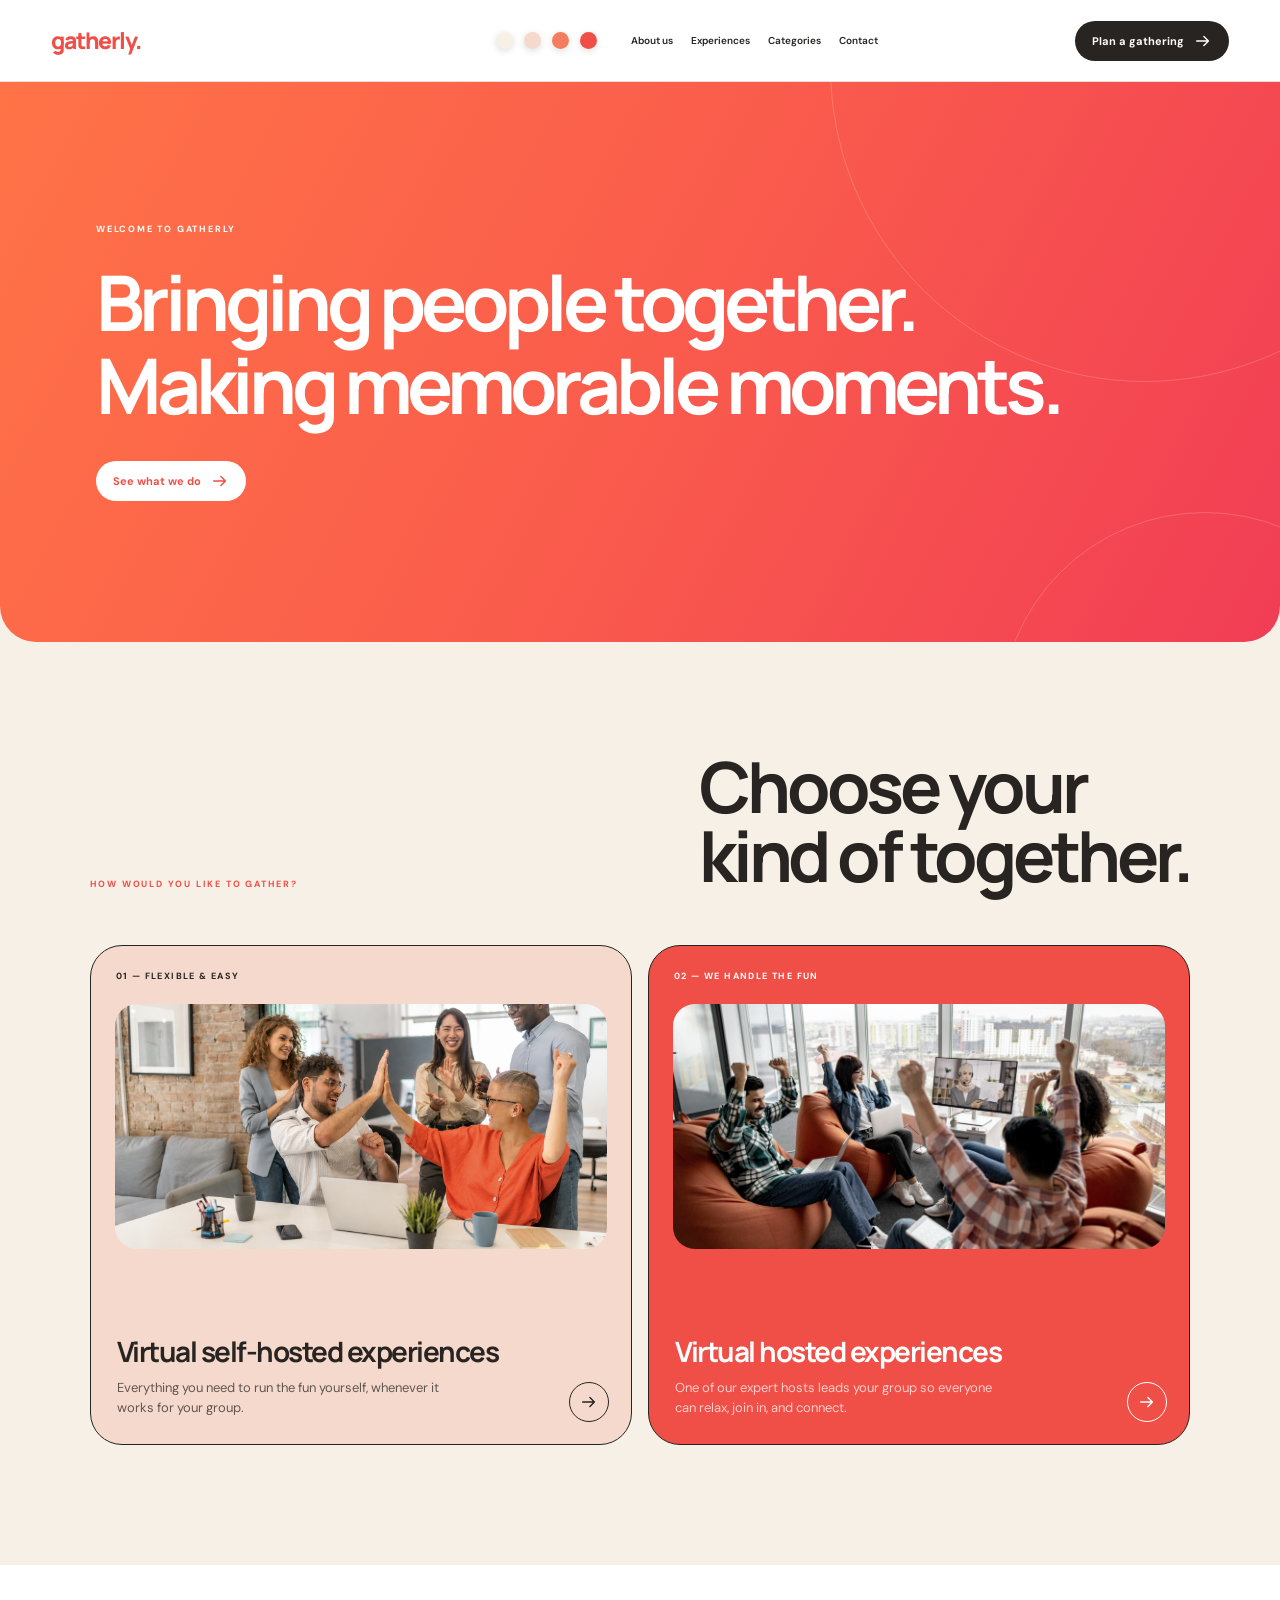
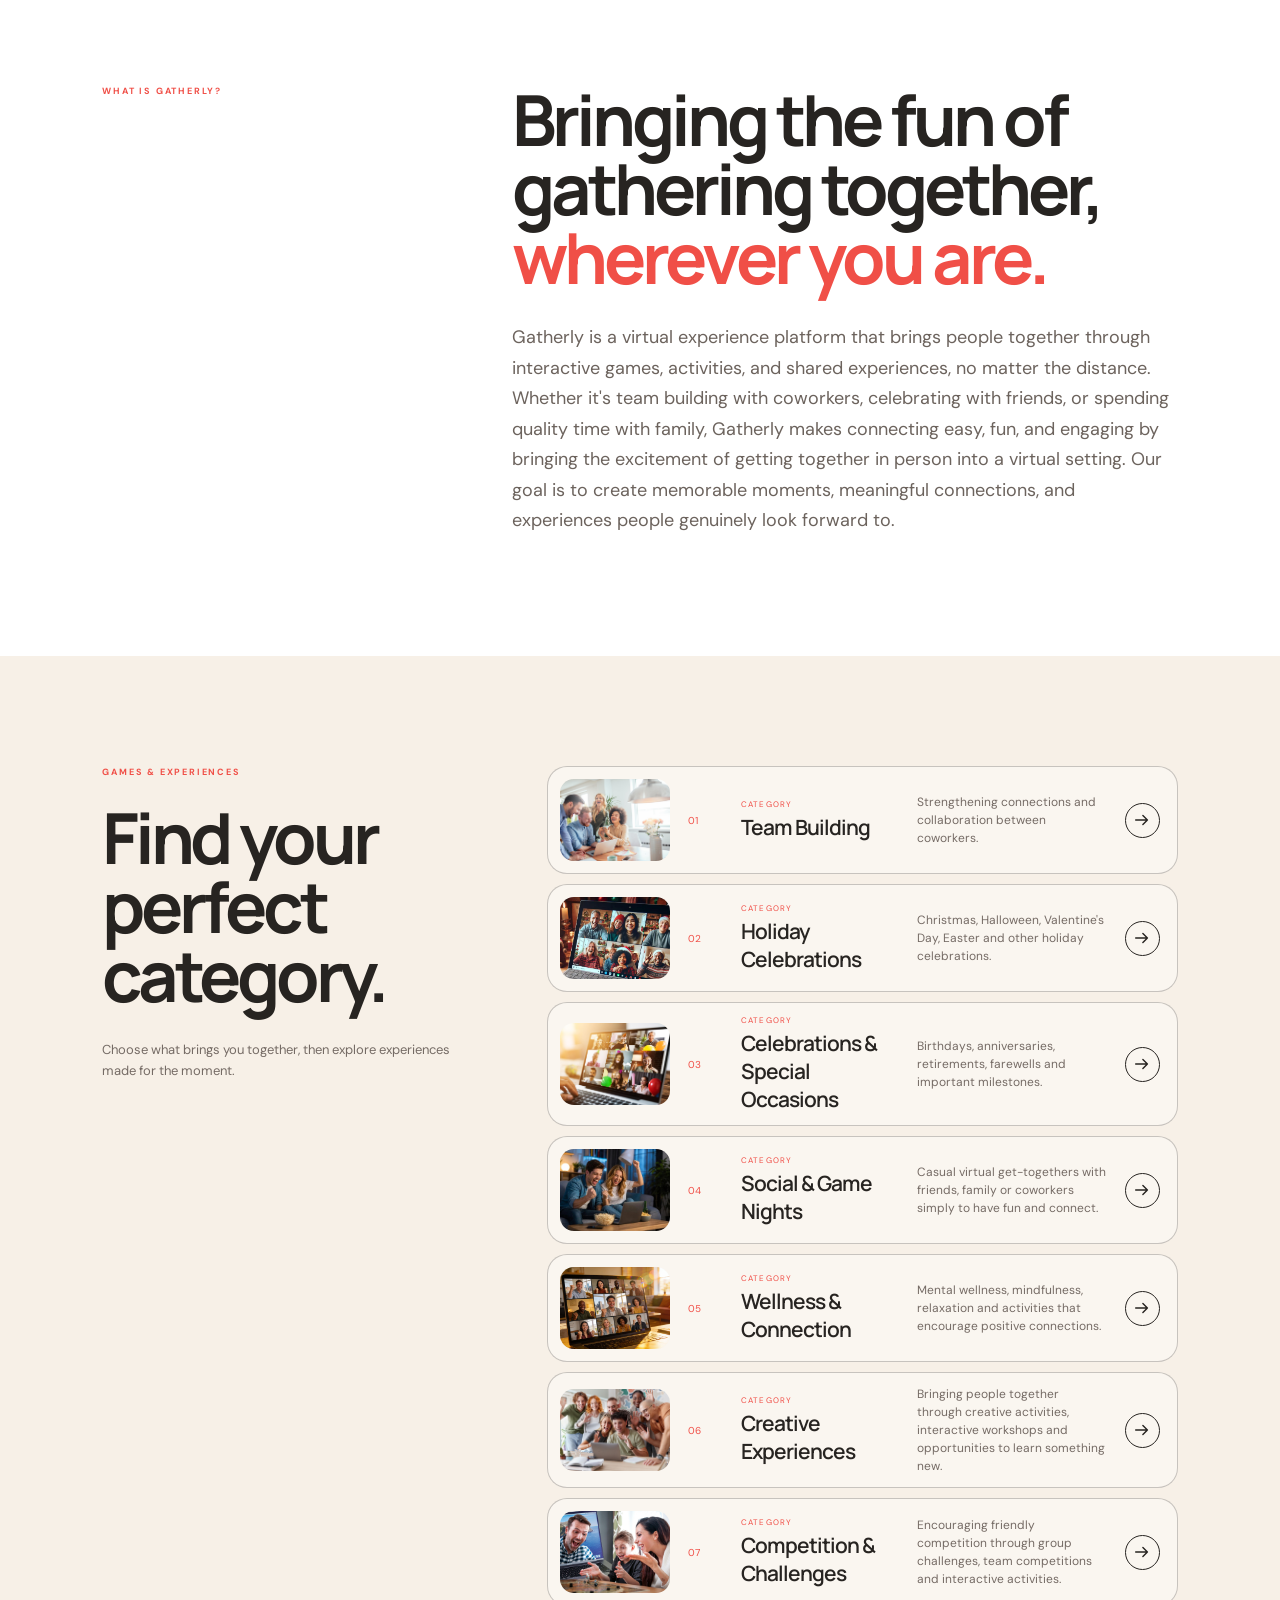
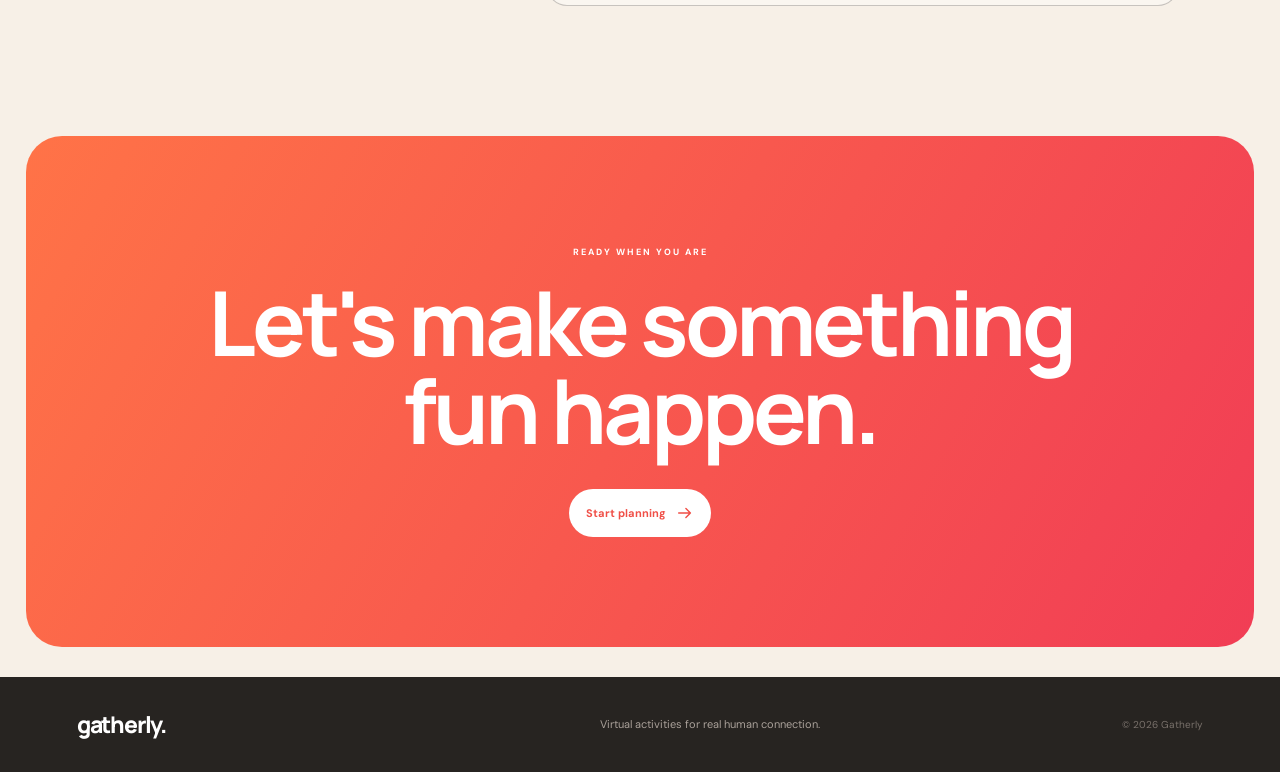
<file: index.html>
<!doctype html>
<html lang="en">
<head>
  <meta charset="utf-8">
  <meta name="viewport" content="width=device-width, initial-scale=1">
  <title>Gatherly Experiences</title>
  <meta name="description" content="Discover easy-to-run games and expertly hosted experiences that help teams connect, compete, and build stronger workplace relationships wherever they work.">
  <link rel="icon" href="favicon.svg" type="image/svg+xml">
  <link rel="preconnect" href="https://fonts.googleapis.com">
  <link rel="preconnect" href="https://fonts.gstatic.com" crossorigin>
  <link href="https://fonts.googleapis.com/css2?family=DM+Sans:wght@400;500;600;700&family=Manrope:wght@500;600;700;800&display=swap" rel="stylesheet">
  <link rel="stylesheet" href="style.css?v=18b5bd2">
</head>
<body>

<a class="skip" href="#home">Skip to content</a>

<header class="site-header">
  <a class="wordmark" href="#/home">gatherly.</a>
  <div class="swatches" aria-label="Gatherly colors"><i></i><i></i><i></i><i></i></div>
  <nav id="site-nav" aria-label="Main navigation">
    <a href="#/about">About us</a>
    <a href="#services">Experiences</a>
    <a href="#games">Categories</a>
    <a href="#/contact">Contact</a>
  </nav>
  <a class="header-cta" href="#/contact">Plan a gathering <svg viewBox="0 0 20 20" aria-hidden="true"><path d="M3 10h13M11 5l5 5-5 5"/></svg></a>
  <button class="menu-toggle" id="menu-toggle" aria-label="Toggle navigation" aria-expanded="false"><span></span><span></span></button>
</header>

<main>
  <!-- Home -->
  <div class="page" id="page-home">
    <section class="hero" id="home">
      <div class="hero-inner">
        <p>WELCOME TO GATHERLY</p>
        <h1>Bringing people together.<br>Making memorable moments.</h1>
        <a href="#services">See what we do <svg viewBox="0 0 20 20" aria-hidden="true"><path d="M3 10h13M11 5l5 5-5 5"/></svg></a>
      </div>
      <div class="hero-orbit one" aria-hidden="true"></div>
      <div class="hero-orbit two" aria-hidden="true"></div>
    </section>

    <section class="service-overview" id="services">
      <div class="service-intro">
        <p class="section-label">HOW WOULD YOU LIKE TO GATHER?</p>
        <h2>Choose your<br>kind of together.</h2>
      </div>
      <div class="service-options two">
        <a href="#/self-hosted" class="service-option play">
          <span>01 — FLEXIBLE &amp; EASY</span>
          <img class="service-photo" src="assets/gatherly/self-hosted.png" alt="A group joining a virtual experience together">
          <h3>Virtual self-hosted experiences</h3>
          <p>Everything you need to run the fun yourself, whenever it works for your group.</p>
          <i><svg viewBox="0 0 20 20" aria-hidden="true"><path d="M3 10h13M11 5l5 5-5 5"/></svg></i>
        </a>
        <a href="#/hosted" class="service-option celebrate">
          <span>02 — WE HANDLE THE FUN</span>
          <img class="service-photo" src="assets/gatherly/hosted.jpg" alt="A host leading a lively virtual group experience">
          <h3>Virtual hosted experiences</h3>
          <p>One of our expert hosts leads your group so everyone can relax, join in, and connect.</p>
          <i><svg viewBox="0 0 20 20" aria-hidden="true"><path d="M3 10h13M11 5l5 5-5 5"/></svg></i>
        </a>
      </div>
    </section>

    <section class="about" id="about">
      <p class="section-label">WHAT IS GATHERLY?</p>
      <div>
        <h2>Bringing the fun of gathering together,<br><em>wherever you are.</em></h2>
        <p>
          Gatherly is a virtual experience platform that brings people together through interactive games, activities, and shared experiences, no matter the distance. Whether it's team building with coworkers, celebrating with friends, or spending quality time with family, Gatherly makes connecting easy, fun, and engaging by bringing the excitement of getting together in person into a virtual setting. Our goal is to create memorable moments, meaningful connections, and experiences people genuinely look forward to.
        </p>
      </div>
    </section>

    <section class="activities" id="games">
      <div class="activities-heading">
        <p class="section-label">GAMES &amp; EXPERIENCES</p>
        <h2>Find your<br>perfect category.</h2>
        <p class="category-note">Choose what brings you together, then explore experiences made for the moment.</p>
      </div>
      <div class="activity-list" id="activity-list"></div>
    </section>

    <section class="contact" id="contact">
      <p>READY WHEN YOU ARE</p>
      <h2>Let's make something<br>fun happen.</h2>
      <a href="mailto:info@gatherlyexperiences.com">Start planning <svg viewBox="0 0 20 20" aria-hidden="true"><path d="M3 10h13M11 5l5 5-5 5"/></svg></a>
    </section>
  </div>

  <!-- About -->
  <div class="page" id="page-about" hidden>
    <section class="about-hero">
      <p>ABOUT GATHERLY</p>
      <h1>Good things happen<br>when we gather.</h1>
      <p>
        We believe connection shouldn't depend on being in the same room.
        Gatherly brings people together through fun, interactive virtual experiences
        that turn screen time into quality time.
      </p>
      <div class="about-bubbles" aria-hidden="true"><i></i><i></i><i></i></div>
    </section>

    <section class="story-section">
      <div class="story-label">
        <p class="section-label">OUR STORY</p>
        <span>Built for togetherness,<br>wherever you are.</span>
      </div>
      <div class="story-copy">
        <h2>Connection is what<br><em>brings us together.</em></h2>
        <p>
          Gatherly was created around a simple idea: some of the best moments happen
          when people come together.
        </p>
        <p>
          Whether it's coworkers building stronger relationships, friends celebrating
          a special occasion, or families staying connected across distances, shared
          experiences bring people closer.
        </p>
        <p>
          As more of our lives move online, we wanted to make virtual gatherings feel
          less like another video call and more like something people genuinely look
          forward to. Gatherly brings people together through interactive games,
          creative activities, and hosted experiences that make connecting virtually
          easy, engaging, and fun.
        </p>
      </div>
    </section>

    <section class="mission-panel">
      <div class="mission-mark" aria-hidden="true">G</div>
      <div>
        <p>OUR GOAL</p>
        <h2>Every gathering should be an opportunity to laugh, connect, and create meaningful moments—no matter the distance.</h2>
        <a href="#services">Explore our experiences <svg viewBox="0 0 20 20" aria-hidden="true"><path d="M3 10h13M11 5l5 5-5 5"/></svg></a>
      </div>
    </section>

    <section class="values">
      <article>
        <span>01</span>
        <h3>Easy to join</h3>
        <p>Simple experiences that let everyone focus on the fun, not the setup.</p>
      </article>
      <article>
        <span>02</span>
        <h3>Made for everyone</h3>
        <p>Warm, inclusive activities where every personality has a way to participate.</p>
      </article>
      <article>
        <span>03</span>
        <h3>Genuinely connecting</h3>
        <p>More than screen time—shared moments that people keep talking about.</p>
      </article>
    </section>
  </div>

  <!-- Contact -->
  <div class="page" id="page-contact" hidden>
    <section class="contact-page">
      <p>CONTACT GATHERLY</p>
      <h1>Let's create something<br>memorable together.</h1>
      <p>Tell us about your group, occasion, or idea. We'll help you find the right virtual experience.</p>
      <div class="contact-details">
        <a href="mailto:info@gatherlyexperiences.com"><span>EMAIL</span>info@gatherlyexperiences.com</a>
      </div>
    </section>
  </div>

  <!-- Self-hosted (coming soon) -->
  <div class="page" id="page-self-hosted" hidden>
    <section class="coming-soon">
      <p>SELF-HOSTED EXPERIENCES</p>
      <h1>Something fun<br>is coming soon.</h1>
      <p>We're creating flexible experiences you'll be able to run yourself, anytime and anywhere.</p>
      <a href="mailto:info@gatherlyexperiences.com">Get launch updates <svg viewBox="0 0 20 20" aria-hidden="true"><path d="M3 10h13M11 5l5 5-5 5"/></svg></a>
    </section>
  </div>

  <!-- Hosted categories -->
  <div class="page" id="page-hosted" hidden>
    <section class="hosted-page">
      <div class="hosted-heading">
        <p>VIRTUAL HOSTED EXPERIENCES</p>
        <h1>Choose a category.<br>We'll bring the fun.</h1>
      </div>
      <div class="hosted-categories" id="hosted-categories"></div>
    </section>
  </div>

  <!-- Category detail -->
  <div class="page" id="page-category" hidden>
    <section class="category-hero">
      <a href="#/home">&larr; All categories</a>
      <p id="category-kicker"></p>
      <h1 id="category-title"></h1>
      <p id="category-copy"></p>
    </section>
    <section class="category-games" id="category-games" hidden>
      <div class="category-games-heading">
        <p class="section-label">EXPLORE THE OPTIONS</p>
        <h2>A holiday experience<br>made to bring the cheer.</h2>
      </div>
      <div class="game-option-grid" id="game-option-grid"></div>
    </section>
    <section class="experiences-soon" id="experiences-soon" hidden>
      <p>EXPERIENCES</p>
      <h2>Experiences<br>coming soon.</h2>
      <p>We're creating memorable virtual experiences for this category. Check back soon or contact us for updates.</p>
      <a href="mailto:info@gatherlyexperiences.com">Get updates <svg viewBox="0 0 20 20" aria-hidden="true"><path d="M3 10h13M11 5l5 5-5 5"/></svg></a>
    </section>
    <section class="contact">
      <p>NOT SURE WHICH ONE TO CHOOSE?</p>
      <h2>We'll help you find<br>the perfect fit.</h2>
      <a href="mailto:info@gatherlyexperiences.com">Talk to Gatherly <svg viewBox="0 0 20 20" aria-hidden="true"><path d="M3 10h13M11 5l5 5-5 5"/></svg></a>
    </section>
  </div>
</main>

<footer>
  <a class="wordmark light" href="#/home">gatherly.</a>
  <p>Virtual activities for real human connection.</p>
  <span>&copy; 2026 Gatherly</span>
</footer>

<script src="site.js?v=18b5bd2"></script>
</body>
</html>
</file>
<file: style.css>
/* Gatherly — site design ported from the Figma Make export (src/index.css).
   Fonts (DM Sans + Manrope) are loaded via <link> in index.html. */

:root {
  --ink: #272421;
  --ivory: #f7f0e7;
  --red: #f04f47;
  --coral: #f47d60;
  --peach: #f5b5a0;
  --blush: #f6d9cd;
  font-family: 'DM Sans', sans-serif;
  color: var(--ink);
  background: var(--ivory);
  font-synthesis: none;
}

/* Minimal reset (stands in for the Tailwind preflight the original design used) */
* { box-sizing: border-box; }
html { scroll-behavior: smooth; }
body { margin: 0; min-width: 320px; }
h1, h2, h3, h4, h5, h6, p, ul, ol, li, figure, blockquote, dl, dd { margin: 0; }
ul, ol { padding: 0; list-style: none; }
img { display: block; max-width: 100%; }
a { color: inherit; text-decoration: none; }
button { font: inherit; }
svg { width: 18px; fill: none; stroke: currentColor; stroke-width: 1.6; stroke-linecap: round; stroke-linejoin: round; }

/* Hash-routed pages (site.js toggles these) */
[hidden] { display: none !important; }

/* Skip link */
.skip {
  position: absolute;
  left: 16px;
  top: -60px;
  z-index: 100;
  padding: 10px 18px;
  background: var(--ink);
  color: #fff;
  border-radius: 999px;
  font-size: 12px;
  font-weight: 700;
  transition: top .15s ease;
}
.skip:focus { top: 12px; }

.site-header {
  height: 82px;
  padding: 0 clamp(22px, 4vw, 64px);
  display: grid;
  grid-template-columns: 1fr auto 1fr auto;
  align-items: center;
  gap: 34px;
  background: #fff;
  border-bottom: 1px solid #e6ded7;
  position: relative;
  z-index: 20;
}

.wordmark {
  font: 800 23px/1 'Manrope';
  letter-spacing: -1.2px;
  color: var(--red);
}

.swatches { display: flex; gap: 11px; }
.swatches i {
  display: block;
  width: 17px;
  height: 17px;
  border-radius: 50%;
  background: var(--ivory);
  box-shadow: 0 2px 7px rgba(39,36,33,.15);
}
.swatches i:nth-child(2) { background: var(--blush); }
.swatches i:nth-child(3) { background: var(--coral); }
.swatches i:nth-child(4) { background: var(--red); }

.site-header nav { display: flex; gap: 18px; font-size: 10px; font-weight: 600; }
.site-header nav a:hover { color: var(--red); }
.header-cta, .hero-inner > a, .contact > a {
  display: inline-flex;
  align-items: center;
  justify-content: center;
  gap: 10px;
  min-height: 40px;
  padding: 0 17px;
  background: var(--ink);
  color: white;
  font-size: 11px;
  font-weight: 700;
  border-radius: 999px;
}
.menu-toggle { display: none; }

.hero {
  min-height: 560px;
  position: relative;
  overflow: hidden;
  display: flex;
  align-items: center;
  padding: 85px max(24px, 7.5vw);
  color: white;
  background: linear-gradient(118deg, #ff7347 0%, #fa5c4c 50%, #f13d55 100%);
  border-radius: 0 0 36px 36px;
}
.hero-inner { position: relative; z-index: 2; }
.hero-inner > p { margin-bottom: 26px; font-size: 9px; font-weight: 700; letter-spacing: 1.8px; }
.hero-inner .hero-description { max-width: 760px; margin: 0; font-size: 18px; font-weight: 400; line-height: 1.65; letter-spacing: 0; }
.hero h1 {
  margin-bottom: 34px;
  max-width: 1200px;
  font: 700 clamp(52px, 6vw, 90px)/1.08 'Manrope';
  letter-spacing: -5px;
}
.hero-inner > a { width: max-content; min-width: 145px; background: white; color: var(--red); }
.hero-orbit { position: absolute; border: 1px solid rgba(255,255,255,.18); border-radius: 50%; }
.hero-orbit.one { width: 630px; height: 630px; right: -180px; top: -330px; }
.hero-orbit.two { width: 410px; height: 410px; right: -130px; bottom: -280px; }

.service-overview { padding: 110px 7vw 120px; background: var(--ivory); }
.service-intro { display: flex; align-items: end; justify-content: space-between; margin-bottom: 55px; }
.service-intro h2 { margin: 0; font: 700 clamp(45px, 5.5vw, 78px)/.98 'Manrope'; letter-spacing: -4px; }
.service-options { display: grid; grid-template-columns: repeat(3, 1fr); gap: 16px; }
.service-options.two { grid-template-columns: repeat(2, minmax(0, 1fr)); }
.service-options.two .service-option { min-height: 500px; }
.service-option { min-height: 470px; padding: 26px; position: relative; border: 1px solid var(--ink); border-radius: 32px; overflow: hidden; display: flex; flex-direction: column; justify-content: flex-end; transition: transform .2s ease, z-index .2s; }
.service-option:hover { transform: translateY(-7px); z-index: 2; }
.service-option.play { background: var(--blush); }
.service-option.celebrate { background: var(--red); color: white; }
.service-option.connect { background: var(--coral); }
.service-option > span { position: absolute; left: 25px; top: 24px; font-size: 9px; letter-spacing: 1.4px; font-weight: 700; }
.service-photo { position: absolute; top: 58px; left: 24px; right: 24px; width: calc(100% - 48px); height: 245px; object-fit: cover; border-radius: 22px; filter: saturate(.85); }
.service-symbol { position: absolute; top: 92px; left: 50%; transform: translateX(-50%) rotate(-7deg); font: 700 110px/1 'Manrope'; text-shadow: 7px 7px 0 rgba(255,255,255,.25); }
.service-option h3 { margin: 0 0 8px; font: 700 28px 'Manrope'; letter-spacing: -1.5px; }
.service-option p { margin: 0; max-width: 330px; opacity: .72; font-size: 13px; line-height: 1.55; }
.service-option > i { position: absolute; right: 22px; bottom: 22px; width: 40px; height: 40px; display: grid; place-items: center; border: 1px solid currentColor; border-radius: 50%; }
.art-panel { position: relative; aspect-ratio: 1.18; overflow: hidden; }
.waves { background: var(--blush); }
.wave {
  position: absolute;
  width: 120%;
  height: 82%;
  left: -28%;
  border-radius: 0 0 80% 0;
  transform-origin: bottom left;
}
.wave.one { top: -23%; background: var(--ivory); transform: rotate(-2deg); }
.wave.two { top: 14%; background: var(--peach); transform: rotate(-10deg); }
.wave.three { top: 37%; background: linear-gradient(120deg, var(--red), #e75d73); transform: rotate(-12deg); }
.waves > span { position: absolute; z-index: 2; left: 5%; bottom: 5%; font: 700 10px 'DM Sans'; letter-spacing: 2px; }

.object-panel { display: grid; place-items: center; background: var(--red); }
.object-panel > p { position: absolute; left: 6%; bottom: 4%; margin: 0; color: white; font: 600 15px/1.25 'Manrope'; }
.game-piece { position: relative; width: 110px; height: 260px; filter: drop-shadow(16px 24px 11px rgba(103,30,29,.25)); transform: rotate(2deg); }
.piece-top {
  position: absolute; z-index: 3; top: 0; left: 17px; width: 76px; height: 76px;
  background: linear-gradient(140deg, #ff9a88, #be4342);
  clip-path: polygon(50% 0, 100% 65%, 87% 100%, 13% 100%, 0 65%);
}
.piece-body {
  position: absolute; z-index: 2; top: 63px; left: 19px; width: 72px; height: 143px;
  border-radius: 5px 5px 20px 20px;
  display: grid; place-items: center;
  background: linear-gradient(90deg, #e7c6b9, #ffede4 45%, #c4655b);
  box-shadow: inset -8px 0 12px rgba(91,31,30,.25);
}
.piece-body b { display: grid; place-items: center; width: 34px; height: 34px; border-radius: 50%; background: var(--red); color: white; font: 700 15px 'Manrope'; }
.piece-body i { position: absolute; width: 7px; height: 7px; border-radius: 50%; top: 15px; left: 16px; background: var(--red); }
.piece-body i:nth-child(2) { left: auto; right: 16px; }
.piece-base { position: absolute; z-index: 2; top: 193px; left: 26px; width: 58px; height: 35px; border-radius: 0 0 18px 18px; background: linear-gradient(90deg, #9f3e3e, #cf6660); }
.piece-shadow { position: absolute; width: 150px; height: 18px; left: 45px; bottom: 6px; background: rgba(98,31,30,.24); filter: blur(7px); transform: rotate(8deg); border-radius: 50%; }

.glow { background: radial-gradient(circle at 12% 12%, #fff8f0 0, #f8d8c8 35%, #f47c5d 100%); }
.glow > div { position: absolute; inset: 0; display: flex; flex-direction: column; justify-content: flex-end; align-items: flex-start; padding: 6%; gap: 7px; }
.glow span { padding: 7px 11px; border: 1px solid rgba(39,36,33,.6); font-size: 9px; letter-spacing: 1px; }

.pattern {
  background-color: var(--ivory);
  background-image:
    radial-gradient(circle at 50% 100%, transparent 17px, var(--red) 18px, var(--red) 21px, transparent 22px),
    radial-gradient(circle at 0 100%, transparent 17px, var(--coral) 18px, var(--coral) 21px, transparent 22px);
  background-size: 48px 24px;
  background-position: 0 0, 24px 0;
}
.pattern-label { position: absolute; inset: auto 6% 6%; padding: 22px; display: flex; justify-content: space-between; align-items: end; background: var(--ivory); border: 1px solid var(--red); }
.pattern-label strong { font: 700 20px/1.05 'Manrope'; letter-spacing: -1px; }.pattern-label span { font-size: 8px; letter-spacing: 1.5px; }

.about { padding: 120px 8vw; display: grid; grid-template-columns: .65fr 1.35fr; gap: 7vw; background: white; }
.section-label { font-size: 9px; font-weight: 700; letter-spacing: 1.8px; color: var(--red); }
.about h2, .activities-heading h2, .contact h2 { margin: 0 0 30px; font: 700 clamp(45px, 5.5vw, 78px)/.98 'Manrope'; letter-spacing: -4px; }
.about h2 em { font-style: normal; color: var(--red); }
.about div > p { max-width: 660px; margin: 0; color: #6c635d; font-size: 18px; line-height: 1.7; }

.activities { padding: 110px 8vw 130px; display: grid; grid-template-columns: .72fr 1.28fr; gap: 7vw; background: var(--ivory); }
.activities-heading { position: sticky; top: 50px; height: max-content; }
.activities-heading h2 { margin-top: 25px; }
.category-note { max-width: 360px; color: #756b65; font-size: 13px; line-height: 1.6; }
.filters { display: flex; flex-wrap: wrap; gap: 7px; margin-top: 35px; }
.filters button { padding: 9px 14px; border: 1px solid var(--ink); border-radius: 30px; background: transparent; color: var(--ink); font-size: 10px; font-weight: 700; cursor: pointer; }
.filters button.active { background: var(--ink); color: white; }
.activity-list { display: flex; flex-direction: column; gap: 10px; }
.activity-row { display: grid; grid-template-columns: 110px 35px 1fr 1.2fr 40px; align-items: center; gap: 18px; padding: 12px; border: 1px solid rgba(39,36,33,.24); border-radius: 20px; background: rgba(255,255,255,.38); transition: color .2s, padding .2s; }
.activity-row:hover { color: var(--red); padding-left: 10px; }
.activity-row > img { width: 110px; height: 82px; object-fit: cover; border-radius: 14px; }
.activity-row > span { font-size: 10px; color: var(--red); }.activity-row h3 { margin: 0; font: 600 21px 'Manrope'; letter-spacing: -1px; }
.activity-row small { display: block; margin-bottom: 4px; color: var(--red); font-size: 8px; letter-spacing: 1.2px; text-transform: uppercase; }
.activity-row p { margin: 0; color: #756b65; font-size: 12px; line-height: 1.5; }
.activity-row i { width: 35px; height: 35px; display: grid; place-items: center; border: 1px solid currentColor; border-radius: 50%; }

.contact { margin: 0 2vw 30px; padding: 110px 24px; text-align: center; color: white; background: linear-gradient(118deg, #ff7347, #f13d55); border-radius: 36px; }
.contact > p { font-size: 9px; letter-spacing: 2px; font-weight: 700; }.contact h2 { margin: 20px auto 35px; font-size: clamp(50px, 7vw, 100px); }
.contact > a { margin: 0 auto; width: max-content; background: white; color: var(--red); min-height: 48px; }

footer { padding: 36px 6vw; display: grid; grid-template-columns: 1fr 1fr auto; align-items: center; gap: 30px; background: var(--ink); color: white; }
.wordmark.light { color: white; } footer p { margin: 0; color: #aaa19a; font-size: 11px; } footer > span { color: #79716b; font-size: 10px; }

.contact-page, .coming-soon { min-height: calc(100vh - 82px); padding: 110px 8vw; display: flex; flex-direction: column; justify-content: center; color: white; background: linear-gradient(120deg, var(--red), #ef4268); }
.contact-page > p:first-child, .coming-soon > p:first-child, .hosted-heading > p { font-size: 9px; font-weight: 700; letter-spacing: 2px; }
.contact-page h1, .coming-soon h1, .hosted-heading h1 { margin: 28px 0; font: 700 clamp(58px, 8vw, 110px)/.9 'Manrope'; letter-spacing: -7px; }
.contact-page > p:nth-child(3), .coming-soon > p:nth-child(3) { max-width: 650px; font-size: 17px; line-height: 1.65; }
.contact-details { display: flex; gap: 14px; margin-top: 50px; }.contact-details a { min-width: 280px; padding: 25px; border-radius: 22px; background: white; color: var(--ink); font: 700 18px 'Manrope'; }.contact-details span { display: block; margin-bottom: 10px; color: var(--red); font: 700 8px 'DM Sans'; letter-spacing: 1.5px; }
.coming-soon > a { display: inline-flex; align-items: center; gap: 9px; width: max-content; margin-top: 28px; padding: 14px 20px; border-radius: 30px; background: white; color: var(--red); font-size: 12px; font-weight: 700; }
.hosted-page { padding: 100px 7vw 130px; background: var(--ivory); }.hosted-heading { margin-bottom: 65px; }.hosted-heading > p { color: var(--red); }.hosted-categories { display: grid; grid-template-columns: repeat(2, 1fr); gap: 14px; }
.hosted-categories a { position: relative; min-height: 420px; padding: 18px 18px 26px; border: 1px solid var(--ink); border-radius: 28px; overflow: hidden; background: var(--blush); }.hosted-categories a:nth-child(3n+2) { background: var(--peach); }.hosted-categories a:nth-child(3n) { background: var(--coral); }
.hosted-categories img { width: 100%; height: 220px; object-fit: cover; border-radius: 20px; }
.hosted-categories span { font-size: 9px; color: var(--red); }.hosted-categories h2 { margin: 70px 0 8px; font: 700 28px 'Manrope'; letter-spacing: -1.5px; }.hosted-categories p { max-width: 520px; margin: 0; font-size: 12px; line-height: 1.5; opacity: .72; }.hosted-categories i { position: absolute; right: 24px; bottom: 24px; width: 38px; height: 38px; display: grid; place-items: center; border: 1px solid currentColor; border-radius: 50%; }
.hosted-categories span { display: block; margin-top: 18px; }.hosted-categories h2 { margin: 8px 0; }

.category-hero { min-height: 570px; padding: 85px 8vw; display: flex; flex-direction: column; justify-content: center; color: white; background: linear-gradient(118deg, var(--red), #ef4268); border-radius: 0 0 42px 42px; }
.category-hero > a { width: max-content; margin-bottom: 70px; padding-bottom: 4px; border-bottom: 1px solid rgba(255,255,255,.7); font-size: 11px; font-weight: 700; }
.category-hero > p:nth-child(2) { font-size: 9px; font-weight: 700; letter-spacing: 2px; }
.category-hero h1 { margin: 16px 0 25px; max-width: 1050px; font: 700 clamp(58px, 8vw, 112px)/.9 'Manrope'; letter-spacing: -7px; }
.category-hero > p:last-child { max-width: 700px; margin: 0; font-size: 18px; line-height: 1.65; }
.category-games { padding: 115px 7vw 130px; background: var(--ivory); }
.category-games-heading { display: flex; align-items: end; justify-content: space-between; margin-bottom: 55px; }
.category-games-heading h2 { margin: 0; font: 700 clamp(45px, 5.5vw, 76px)/.98 'Manrope'; letter-spacing: -4px; }
.game-option-grid { display: flex; flex-direction: column; gap: 14px; }
.game-option-grid article { min-height: 190px; position: relative; padding: 18px 24px 18px 18px; display: grid; grid-template-columns: 230px 46px 1fr auto; align-items: center; gap: 22px; border: 1px solid var(--ink); border-radius: 28px; overflow: hidden; background: var(--blush); }
.game-option-grid article:nth-child(even) { background: var(--peach); }
.game-option-grid article > img { width: 230px; height: 154px; object-fit: cover; border-radius: 20px; }
.game-option-grid article > span { align-self: start; padding-top: 8px; font-size: 10px; font-weight: 700; color: var(--red); }
.game-option-grid small { text-transform: uppercase; letter-spacing: 1.2px; font-size: 8px; }.game-option-grid h3 { margin: 8px 0; font: 700 27px 'Manrope'; letter-spacing: -1.5px; }
.game-option-grid p { max-width: 570px; margin: 0; opacity: .72; font-size: 13px; line-height: 1.55; }.game-option-grid a { display: inline-flex; align-items: center; gap: 8px; width: max-content; padding-bottom: 4px; border-bottom: 1px solid currentColor; font-size: 11px; font-weight: 700; }
.game-option-grid .game-card-price { margin-top: 8px; opacity: 1; font-weight: 700; }
.game-card-demo { margin-top: 12px; }

.experiences-soon { min-height: 520px; padding: 110px 8vw; display: flex; flex-direction: column; align-items: flex-start; justify-content: center; background: var(--ivory); }
.experiences-soon > p:first-child { color: var(--red); font-size: 9px; font-weight: 700; letter-spacing: 2px; }
.experiences-soon h2 { margin: 20px 0 25px; font: 700 clamp(52px, 7vw, 96px)/.92 'Manrope'; letter-spacing: -6px; }
.experiences-soon > p:nth-child(3) { max-width: 620px; color: #6b625c; font-size: 16px; line-height: 1.65; }
.experiences-soon a { display: inline-flex; align-items: center; gap: 9px; margin-top: 15px; padding-bottom: 5px; border-bottom: 1px solid var(--ink); font-size: 12px; font-weight: 700; }

.about-hero {
  min-height: 620px;
  position: relative;
  overflow: hidden;
  padding: 110px 8vw;
  color: white;
  background: linear-gradient(120deg, var(--red), #ef4268);
  border-radius: 0 0 42px 42px;
}
.about-hero > p:first-child { font-size: 9px; font-weight: 700; letter-spacing: 2px; }
.about-hero h1 { position: relative; z-index: 2; margin: 42px 0 30px; font: 700 clamp(58px, 8vw, 118px)/.88 'Manrope'; letter-spacing: -7px; }
.about-hero > p:nth-child(3) { position: relative; z-index: 2; max-width: 650px; margin: 0; font-size: 18px; line-height: 1.7; }
.about-bubbles i { position: absolute; display: block; border-radius: 50%; background: rgba(255,255,255,.14); }
.about-bubbles i:first-child { width: 430px; height: 430px; right: -80px; top: -110px; }
.about-bubbles i:nth-child(2) { width: 170px; height: 170px; right: 26%; bottom: -60px; background: var(--peach); }
.about-bubbles i:last-child { width: 70px; height: 70px; right: 8%; bottom: 12%; background: var(--ivory); }
.story-section { padding: 125px 8vw; display: grid; grid-template-columns: .6fr 1.4fr; gap: 8vw; background: white; }
.story-label > span { display: block; margin-top: 34px; color: #80756e; font-size: 13px; line-height: 1.5; }
.story-copy h2 { margin: 0 0 45px; font: 700 clamp(48px, 6vw, 85px)/.95 'Manrope'; letter-spacing: -5px; }
.story-copy h2 em { color: var(--red); font-style: normal; }
.story-copy > p { max-width: 760px; color: #655c57; font-size: 17px; line-height: 1.8; }
.story-copy > p + p { margin-top: 1.4em; }
.mission-panel { margin: 0 5vw 110px; padding: 70px; display: grid; grid-template-columns: .45fr 1.55fr; gap: 7vw; align-items: center; background: var(--blush); border-radius: 40px; }
.mission-mark { width: min(270px, 100%); aspect-ratio: 1; display: grid; place-items: center; border-radius: 50%; background: var(--red); color: white; font: 800 100px 'Manrope'; box-shadow: 18px 20px 0 var(--peach); }
.mission-panel > div:last-child > p { color: var(--red); font-size: 9px; font-weight: 700; letter-spacing: 2px; }
.mission-panel h2 { margin: 25px 0 35px; max-width: 850px; font: 700 clamp(34px, 4vw, 58px)/1.08 'Manrope'; letter-spacing: -3px; }
.mission-panel a { display: inline-flex; align-items: center; gap: 10px; border-bottom: 1px solid var(--ink); padding-bottom: 5px; font-size: 12px; font-weight: 700; }
.values { padding: 0 7vw 120px; display: grid; grid-template-columns: repeat(3, 1fr); gap: 16px; background: white; }
.values article { min-height: 280px; padding: 30px; border: 1px solid #d8cec7; border-radius: 28px; background: var(--ivory); }
.values article:nth-child(2) { background: var(--peach); }.values article:nth-child(3) { background: var(--coral); }
.values span { color: var(--red); font-size: 10px; font-weight: 700; }.values h3 { margin: 80px 0 12px; font: 700 26px 'Manrope'; letter-spacing: -1.5px; }
.values p { margin: 0; color: #6d625c; line-height: 1.6; font-size: 13px; }

@media (max-width: 820px) {
  .site-header { grid-template-columns: 1fr auto auto; }.swatches { justify-self: center; }.site-header nav, .header-cta { display: none; }
  .site-header nav.open { display: flex; position: absolute; top: 81px; left: 0; right: 0; padding: 25px; flex-direction: column; background: white; border-bottom: 1px solid var(--ink); }
  .menu-toggle { display: flex; width: 40px; height: 40px; border: 1px solid #ddd1c7; background: white; flex-direction: column; justify-content: center; gap: 5px; padding: 10px; }.menu-toggle span { width: 100%; height: 2px; background: var(--ink); }
  .about, .activities { grid-template-columns: 1fr; }.activities-heading { position: static; }.service-options, .service-options.two { grid-template-columns: 1fr; }.service-option { min-height: 380px; }
  .category-games-heading { display: block; }.category-games-heading h2 { margin-top: 22px; }
  .game-option-grid article { grid-template-columns: 190px 35px 1fr; }.game-option-grid article > img { width: 190px; }.game-option-grid article > a { grid-column: 3; }
  .story-section, .mission-panel { grid-template-columns: 1fr; }.values { grid-template-columns: 1fr; }
}

@media (max-width: 580px) {
  .swatches { display: none; }.site-header { grid-template-columns: 1fr auto; }.hero { min-height: 510px; padding-block: 70px; }.hero h1 { font-size: 52px; letter-spacing: -4px; }
  .service-overview { padding: 80px 24px; }.service-intro { display: block; }.service-intro h2 { margin-top: 24px; font-size: 46px; letter-spacing: -3px; }
  .about, .activities { padding: 80px 24px; }.about h2, .activities-heading h2 { font-size: 46px; letter-spacing: -3px; }
  .activity-row { grid-template-columns: 86px 28px 1fr 36px; }.activity-row > img { width: 86px; height: 72px; }.activity-row p { display: none; }.contact h2 { font-size: 52px; letter-spacing: -4px; }
  footer { grid-template-columns: 1fr; }
  .about-hero { min-height: 570px; padding: 85px 24px; }.about-hero h1 { font-size: 58px; letter-spacing: -5px; }
  .story-section { padding: 85px 24px; }.story-copy h2 { font-size: 48px; letter-spacing: -3px; }.mission-panel { margin: 0 14px 80px; padding: 38px 24px; }.mission-mark { width: 180px; }.values { padding: 0 14px 80px; }
  .service-photo { height: 210px; }
  .game-option-grid article { grid-template-columns: 1fr; padding: 14px; gap: 13px; }.game-option-grid article > img { width: 100%; height: 190px; }.game-option-grid article > span { position: absolute; top: 26px; left: 26px; padding: 7px 9px; border-radius: 20px; background: white; }.game-option-grid article > a { grid-column: auto; margin: 8px 0 5px; }
  .contact-page, .coming-soon { padding: 80px 24px; }.contact-page h1, .coming-soon h1, .hosted-heading h1 { font-size: 56px; letter-spacing: -4px; }.contact-details { flex-direction: column; }.contact-details a { min-width: 0; }.hosted-page { padding: 80px 24px; }.hosted-categories { grid-template-columns: 1fr; }
}

@media (prefers-reduced-motion: reduce) {
  html { scroll-behavior: auto; } *, *:before, *:after { transition-duration: .01ms !important; }
}
</file>
